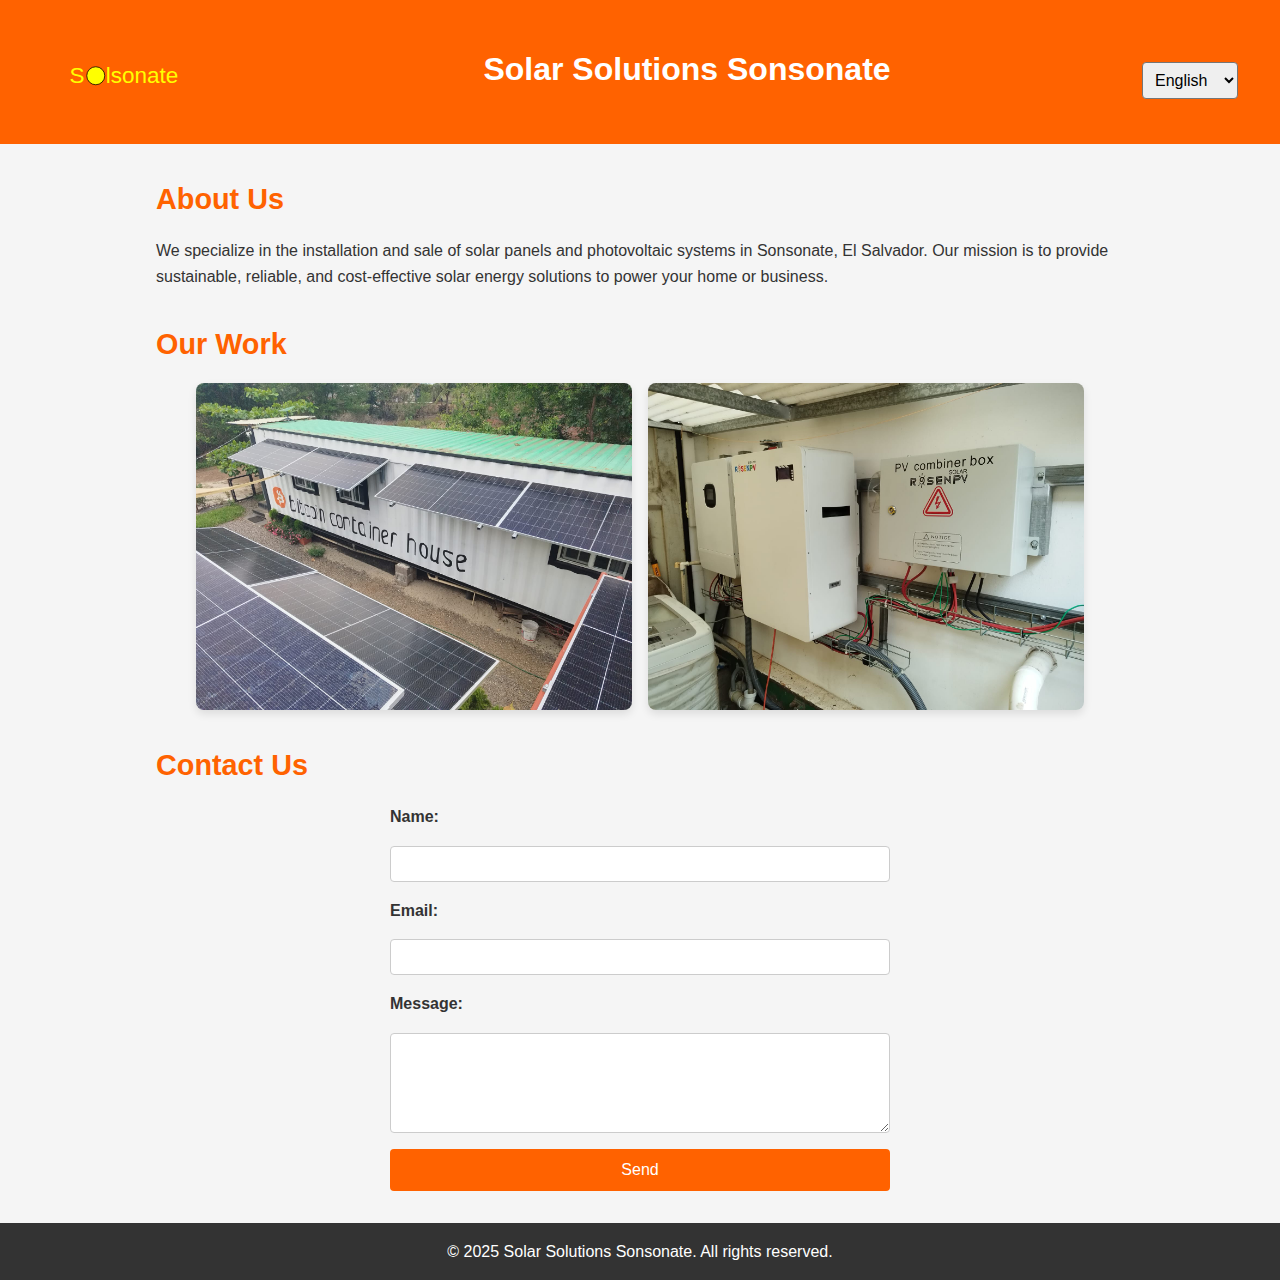
<file: index.html>
<!DOCTYPE html>
<html lang="en">
<head>
    <meta charset="UTF-8">
    <meta name="viewport" content="width=device-width, initial-scale=1.0">
    <title>Solar Solutions Sonsonate</title>
    <link rel="stylesheet" href="styles.css">
</head>
<body>
    <header>
        <div class="header-content">
            <svg class="logo" width="150" height="60" viewBox="0 0 200 50" xmlns="http://www.w3.org/2000/svg">
                <text x="10" y="40" font-family="Arial" font-size="30" fill="yellow">
                    <tspan>S</tspan>
                    <tspan dx="20" dy="0">lsonate</tspan>
                </text>
                <circle cx="45" cy="30" r="12" fill="yellow" stroke="black" stroke-width="1"/>
            </svg>
            <div class="text-content">
                <h1>Solar Solutions Sonsonate</h1>
                <p data-en="Your Trusted Partner for Solar Energy in El Salvador" data-es="Su socio de confianza para la energía solar en El Salvador"></p>
            </div>
            <select id="language-switcher" onchange="changeLanguage()">
               <option value="en">English</option>
                <option value="es">Español</option>
            </select>
        </div>
    </header>

    <section class="main-content">
        <div class="about" data-en="About Us" data-es="Sobre Nosotros">
            <h2 id="about-title"></h2>
            <p id="about-text" data-en="We specialize in the installation and sale of solar panels and photovoltaic systems in Sonsonate, El Salvador. Our mission is to provide sustainable, reliable, and cost-effective solar energy solutions to power your home or business." data-es="Nos especializamos en la instalación y venta de paneles solares y sistemas fotovoltaicos en Sonsonate, El Salvador. Nuestra misión es proporcionar soluciones de energía solar sostenibles, confiables y rentables para alimentar su hogar o negocio."></p>
        </div>

        <div class="images">
            <h2 id="work-title" data-en="Our Work" data-es="Nuestro Trabajo"></h2>
            <div class="image-gallery">
                <img src="solar_panel_installation.jpeg" alt="Solar Panel Installation">
                <img src="photovoltaic_system.jpeg" alt="Photovoltaic System">
            </div>
        </div>

        <div class="contact" data-en="Contact Us" data-es="Contáctenos">
    		<h2 id="contact-title"></h2>
    		<form id="contact-form" action="https://formspree.io/f/xnnzvnwa" method="POST">
        		<label for="name" data-en="Name:" data-es="Nombre:"></label>
        		<input type="text" id="name" name="name" required>
       			<label for="email" data-en="Email:" data-es="Correo:"></label>
        		<input type="email" id="email" name="email" required>
        		<label for="message" data-en="Message:" data-es="Mensaje:"></label>
        		<textarea id="message" name="message" required></textarea>
        		<button type="submit" data-en="Send" data-es="Enviar">Send</button>
    		</form>
	</div>
    </section>

    <footer>
        <p id="footer-text" data-en="&copy; 2025 Solar Solutions Sonsonate. All rights reserved." data-es="&copy; 2025 Solar Solutions Sonsonate. Todos los derechos reservados."></p>
    </footer>

    <script src="script.js"></script>
    <script>
        function changeLanguage() {
            const lang = document.getElementById('language-switcher').value;
            document.documentElement.lang = lang;

            // Update text based on language
            document.getElementById('about-title').textContent = document.querySelector('.about').getAttribute('data-' + lang);
            document.getElementById('about-text').textContent = document.getElementById('about-text').getAttribute('data-' + lang);
            document.getElementById('work-title').textContent = document.getElementById('work-title').getAttribute('data-' + lang);
            document.getElementById('contact-title').textContent = document.querySelector('.contact').getAttribute('data-' + lang);
            document.querySelector('form label[for="name"]').textContent = document.querySelector('label[for="name"]').getAttribute('data-' + lang);
            document.querySelector('form label[for="email"]').textContent = document.querySelector('label[for="email"]').getAttribute('data-' + lang);
            document.querySelector('form label[for="message"]').textContent = document.querySelector('label[for="message"]').getAttribute('data-' + lang);
            document.querySelector('form button').textContent = document.querySelector('button').getAttribute('data-' + lang);
            document.getElementById('footer-text').innerHTML = document.getElementById('footer-text').getAttribute('data-' + lang);
        }

        // Set initial language to English
        window.onload = function() {
            changeLanguage();
        };
    </script>
</body>
</html>
</file>
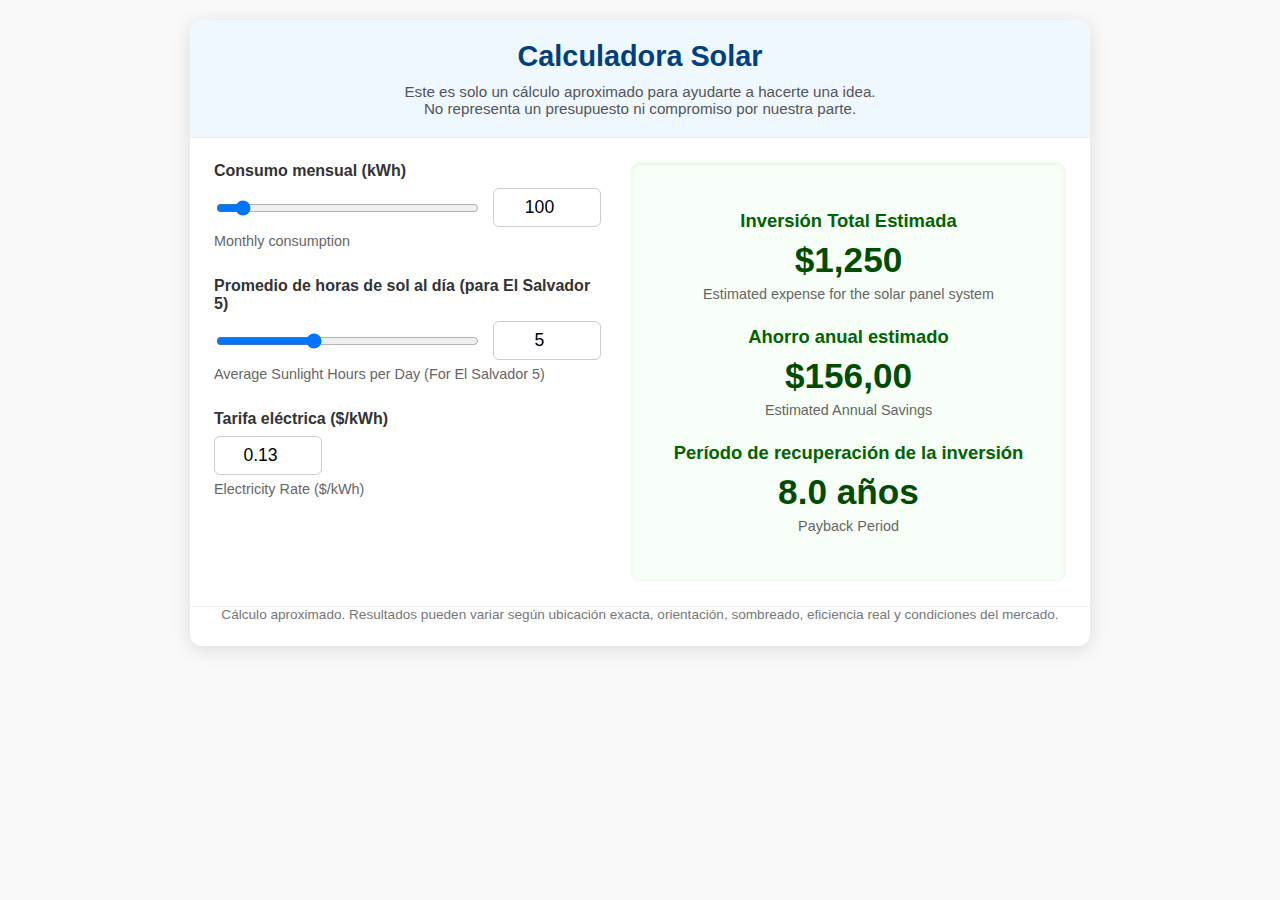
<file: Calculadora-solar.html>
<!DOCTYPE html>
<html lang="es">
<head>
  <meta charset="UTF-8" />
  <meta name="viewport" content="width=device-width, initial-scale=1.0"/>
  <title>Calculadora Solar</title>
  <style>
    body {
      font-family: Arial, sans-serif;
      background: #f9f9f9;
      margin: 0;
      padding: 20px;
    }
    .widget-container {
      max-width: 900px;
      margin: 0 auto;
      background: white;
      border-radius: 12px;
      box-shadow: 0 4px 20px rgba(0,0,0,0.12);
      overflow: hidden;
    }
    .header {
      background: #f0f8ff;
      padding: 20px;
      text-align: center;
      border-bottom: 1px solid #eee;
    }
    .header h2 { margin: 0; font-size: 1.8em; color: #004080; }
    .header p  { margin: 10px 0 0; color: #555; font-size: 0.95em; }

    .main-content {
      display: flex;
      flex-direction: row;
      justify-content: space-between;
      align-items: flex-start;
      /* keep panels side-by-side by default */
      flex-wrap: nowrap;
      gap: 30px;
      padding: 24px;
      overflow-x: auto;
    }

    .inputs-section {
      flex: 1 1 45%;
      /* give a sensible minimum so the two columns fit on laptops */
      min-width: 300px;
    }

    .results-section {
      flex: 1 1 45%;
      min-width: 300px;
      background: #f8fff8;
      border-radius: 10px;
      padding: 24px;
      box-shadow: inset 0 1px 6px rgba(0,100,0,0.08);
    }

    .field { margin-bottom: 28px; }
    .label {
      font-weight: bold;
      display: block;
      margin-bottom: 8px;
      color: #333;
    }
    .slider-row {
      display: flex;
      align-items: center;
      gap: 12px;
    }
    input[type="range"] { flex: 1; }
    .number-input {
      width: 90px;
      padding: 8px;
      font-size: 1.1em;
      text-align: center;
      border: 1px solid #ccc;
      border-radius: 6px;
    }

    .result-item {
      margin: 24px 0;
      text-align: center;
    }
    .result-item h3 {
      margin: 0 0 8px;
      font-size: 1.15em;
      color: #006400;
    }
    .result-value {
      font-size: 2.2em;
      font-weight: bold;
      color: #004d00;
    }
    .small {
      font-size: 0.9em;
      color: #666;
      margin-top: 6px;
    }

    .disclaimer {
      font-size: 0.85em;
      color: #777;
      text-align: center;
      padding: 0 20px 24px;
      border-top: 1px solid #eee;
    }

    /* only stack on very narrow viewports (phones) */
    @media (max-width: 600px) {
      .main-content { flex-direction: column; gap: 20px; padding: 16px; }
      .results-section { padding: 20px; }
    }
  </style>
</head>
<body>

<div class="widget-container">

  <div class="header">
    <h2>Calculadora Solar</h2>
    <p>Este es solo un cálculo aproximado para ayudarte a hacerte una idea.<br>No representa un presupuesto ni compromiso por nuestra parte.</p>
  </div>

  <div class="main-content">

    <!-- Colonna sinistra: Input -->
    <div class="inputs-section">

      <div class="field">
        <div class="label">Consumo mensual (kWh)</div>
        <div class="slider-row">
          <input type="range" id="consumo" min="10" max="1200" value="100" step="1">
          <input type="number" id="consumo_num" class="number-input" value="100" min="10" max="1200">
        </div>
        <div class="small">Monthly consumption</div>
      </div>

      <div class="field">
        <div class="label">Promedio de horas de sol al día (para El Salvador 5)</div>
        <div class="slider-row">
          <input type="range" id="horas_sol" min="1" max="12" value="5" step="0.1">
          <input type="number" id="horas_sol_num" class="number-input" value="5" min="1" max="12" step="0.1">
        </div>
        <div class="small">Average Sunlight Hours per Day (For El Salvador 5)</div>
      </div>

      <div class="field">
        <div class="label">Tarifa eléctrica ($/kWh)</div>
        <input type="number" id="tarifa" class="number-input" value="0.13" min="0.01" max="1" step="0.01">
        <div class="small">Electricity Rate ($/kWh)</div>
      </div>

    </div>

    <!-- Colonna destra: Risultati -->
    <div class="results-section">

      <div class="result-item">
        <h3>Inversión Total Estimada</h3>
        <div class="result-value" id="inversion">$1,250</div>
        <div class="small">Estimated expense for the solar panel system</div>
      </div>

      <div class="result-item">
        <h3>Ahorro anual estimado</h3>
        <div class="result-value" id="ahorro">$156</div>
        <div class="small">Estimated Annual Savings</div>
      </div>

      <div class="result-item">
        <h3>Período de recuperación de la inversión</h3>
        <div class="result-value" id="payback">8.0 años</div>
        <div class="small">Payback Period</div>
      </div>

    </div>

  </div>

  <div class="disclaimer">
    Cálculo aproximado. Resultados pueden variar según ubicación exacta, orientación, sombreado, eficiencia real y condiciones del mercado.
  </div>

</div>

<script>
// Sincronizzazione slider ↔ numero
const syncInputs = (rangeId, numId) => {
  const range = document.getElementById(rangeId);
  const num   = document.getElementById(numId);
  range.addEventListener('input', () => { num.value = range.value; calculate(); });
  num.addEventListener('input',   () => { 
    let val = parseFloat(num.value);
    if (!isNaN(val)) range.value = Math.max(range.min, Math.min(range.max, val)); 
    calculate(); 
  });
};

syncInputs('consumo',    'consumo_num');
syncInputs('horas_sol',  'horas_sol_num');

// Calcolo
function calculate() {
  let consumo   = parseFloat(document.getElementById('consumo').value)    || 100;
  let horas_sol = parseFloat(document.getElementById('horas_sol').value)  || 5;
  let tarifa    = parseFloat(document.getElementById('tarifa').value)     || 0.13;

  // Ahorro anual
  let ahorroAnual = Math.floor(consumo * 12 * tarifa * 100) / 100;

  // Potenza base
  let base = consumo / 30 / horas_sol / 0.7;
  let kw   = Math.floor(base);

  // Inversión con i tuoi IF
  let inversion = 0;
  if (consumo > 600) {
    inversion = kw * 300 + 2100 + 2200 + 2200 + 150;
  } else if (consumo > 200) {
    inversion = kw * 300 + 2100 + 2200 + 150;
  } else if (consumo > 150) {
    inversion = kw * 300 + 800 + 1100 + 150;
  } else if (consumo > 100) {
    inversion = kw * 300 + 800 + 600 + 150;
  } else {
    inversion = kw * 300 + 500 + 600 + 150;
  }

  // Payback
  let payback = (ahorroAnual > 0) ? (inversion / ahorroAnual).toFixed(1) : 0;

  // Update DOM
  document.getElementById('inversion').textContent = '$' + Math.round(inversion).toLocaleString();
  document.getElementById('ahorro').textContent    = '$' + ahorroAnual.toLocaleString('es', {minimumFractionDigits:2, maximumFractionDigits:2});
  document.getElementById('payback').textContent   = payback + ' años';
}

// Avvia e ascolta cambiamenti
calculate();
document.querySelectorAll('input').forEach(el => el.addEventListener('input', calculate));
</script>

</body>
</html>
</file>
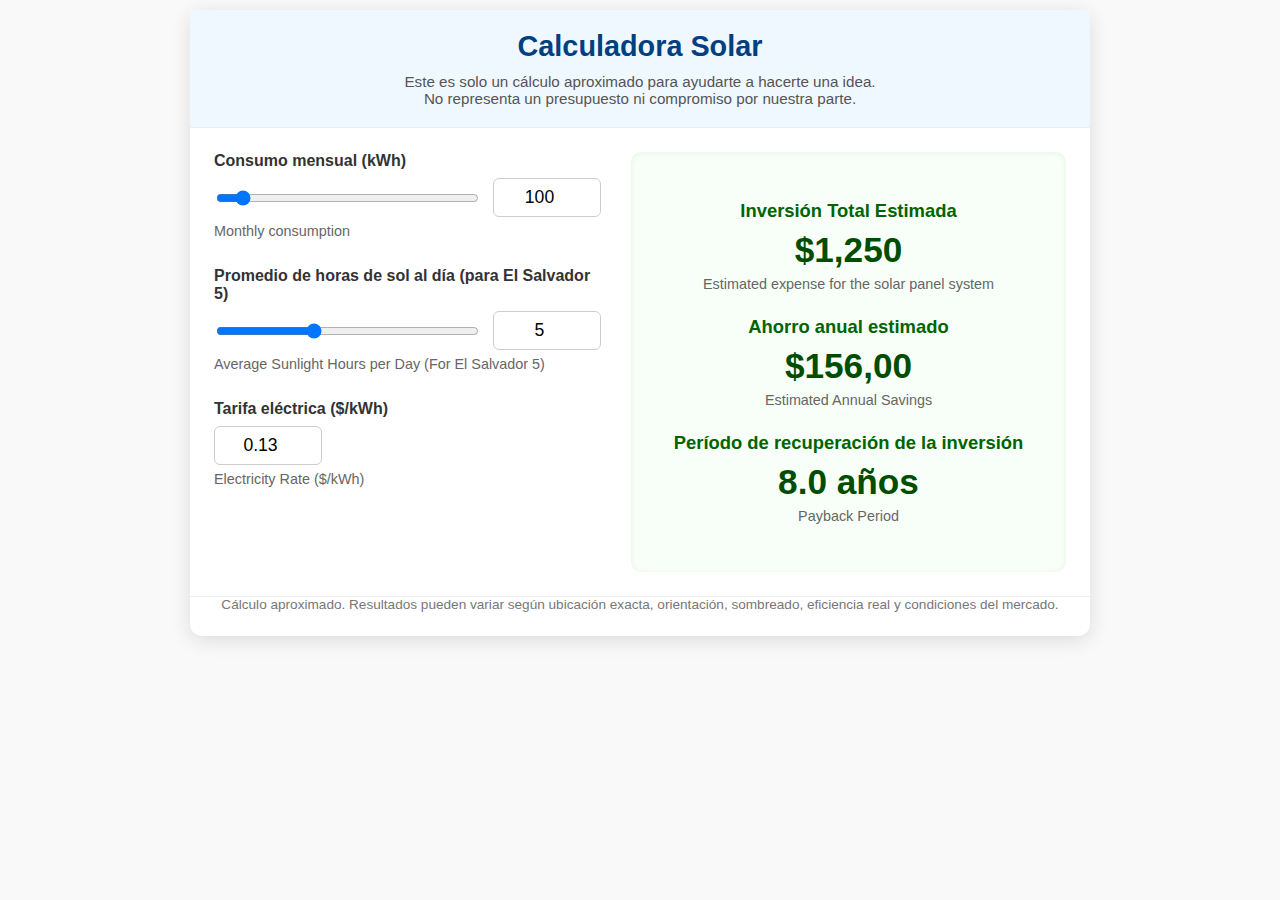
<file: calculadora-solar.html>
<!DOCTYPE html>
<html lang="es">
<head>
  <meta charset="UTF-8" />
  <meta name="viewport" content="width=device-width, initial-scale=1.0"/>
  <title>Calculadora Solar</title>
  <style>
    body {
      font-family: Arial, sans-serif;
      background: #f9f9f9;
      margin: 0;
      padding: 10px 0;
    }
    .widget-container {
  max-width: 900px;
  margin: 0 auto;
  background: white;
  border-radius: 12px;
  box-shadow: 0 4px 20px rgba(0,0,0,0.12);
  overflow: visible;           /* importante: no hidden/auto */
  /* rimuovi completamente max-height e overflow-y */
}
    .header {
      background: #f0f8ff;
      padding: 20px;
      text-align: center;
      border-bottom: 1px solid #eee;
    }
    .header h2 { margin: 0; font-size: 1.8em; color: #004080; }
    .header p  { margin: 10px 0 0; color: #555; font-size: 0.95em; }

    .main-content {
      display: flex;
      flex-direction: row;
      justify-content: space-between;
      align-items: flex-start;
      /* keep panels side-by-side by default */
      flex-wrap: nowrap;
      gap: 30px;
      padding: 24px;
      overflow-x: auto;
    }

    .inputs-section {
      flex: 1 1 45%;
      /* give a sensible minimum so the two columns fit on laptops */
      min-width: 300px;
    }

    .results-section {
      flex: 1 1 45%;
      min-width: 300px;
      background: #f8fff8;
      border-radius: 10px;
      padding: 24px;
      box-shadow: inset 0 1px 6px rgba(0,100,0,0.08);
    }

    .field { margin-bottom: 28px; }
    .label {
      font-weight: bold;
      display: block;
      margin-bottom: 8px;
      color: #333;
    }
    .slider-row {
      display: flex;
      align-items: center;
      gap: 12px;
    }
    input[type="range"] { flex: 1; }
    .number-input {
      width: 90px;
      padding: 8px;
      font-size: 1.1em;
      text-align: center;
      border: 1px solid #ccc;
      border-radius: 6px;
    }

    .result-item {
      margin: 24px 0;
      text-align: center;
    }
    .result-item h3 {
      margin: 0 0 8px;
      font-size: 1.15em;
      color: #006400;
    }
    .result-value {
      font-size: 2.2em;
      font-weight: bold;
      color: #004d00;
    }
    .small {
      font-size: 0.9em;
      color: #666;
      margin-top: 6px;
    }

    .disclaimer {
      font-size: 0.85em;
      color: #777;
      text-align: center;
      padding: 0 20px 24px;
      border-top: 1px solid #eee;
    }

    /* only stack on very narrow viewports (phones) */
    @media (max-width: 600px) {
      /* reduce outer padding to give more vertical room */
      body { padding: 10px 0; }

      /* stack inputs/results vertically */
      .main-content { flex-direction: column; gap: 16px; padding: 12px; }
      .results-section { padding: 16px; }

      /* allow container to shrink, avoid forcing extra height */
      .widget-container { width: 100%; max-width: 390px; margin: 0 auto; }
    }
  </style>
</head>
<body>

<div class="widget-container">

  <div class="header">
    <h2>Calculadora Solar</h2>
    <p>Este es solo un cálculo aproximado para ayudarte a hacerte una idea.<br>No representa un presupuesto ni compromiso por nuestra parte.</p>
  </div>

  <div class="main-content">

    <!-- Colonna sinistra: Input -->
    <div class="inputs-section">

      <div class="field">
        <div class="label">Consumo mensual (kWh)</div>
        <div class="slider-row">
          <input type="range" id="consumo" min="10" max="1200" value="100" step="1">
          <input type="number" id="consumo_num" class="number-input" value="100" min="10" max="1200">
        </div>
        <div class="small">Monthly consumption</div>
      </div>

      <div class="field">
        <div class="label">Promedio de horas de sol al día (para El Salvador 5)</div>
        <div class="slider-row">
          <input type="range" id="horas_sol" min="1" max="12" value="5" step="0.1">
          <input type="number" id="horas_sol_num" class="number-input" value="5" min="1" max="12" step="0.1">
        </div>
        <div class="small">Average Sunlight Hours per Day (For El Salvador 5)</div>
      </div>

      <div class="field">
        <div class="label">Tarifa eléctrica ($/kWh)</div>
        <input type="number" id="tarifa" class="number-input" value="0.13" min="0.01" max="1" step="0.01">
        <div class="small">Electricity Rate ($/kWh)</div>
      </div>

    </div>

    <!-- Colonna destra: Risultati -->
    <div class="results-section">

      <div class="result-item">
        <h3>Inversión Total Estimada</h3>
        <div class="result-value" id="inversion">$1,250</div>
        <div class="small">Estimated expense for the solar panel system</div>
      </div>

      <div class="result-item">
        <h3>Ahorro anual estimado</h3>
        <div class="result-value" id="ahorro">$156</div>
        <div class="small">Estimated Annual Savings</div>
      </div>

      <div class="result-item">
        <h3>Período de recuperación de la inversión</h3>
        <div class="result-value" id="payback">8.0 años</div>
        <div class="small">Payback Period</div>
      </div>

    </div>

  </div>

  <div class="disclaimer">
    Cálculo aproximado. Resultados pueden variar según ubicación exacta, orientación, sombreado, eficiencia real y condiciones del mercado.
  </div>

</div>

<script>
// Sincronizzazione slider ↔ numero
const syncInputs = (rangeId, numId) => {
  const range = document.getElementById(rangeId);
  const num   = document.getElementById(numId);
  range.addEventListener('input', () => { num.value = range.value; calculate(); });
  num.addEventListener('input',   () => { 
    let val = parseFloat(num.value);
    if (!isNaN(val)) range.value = Math.max(range.min, Math.min(range.max, val)); 
    calculate(); 
  });
};

syncInputs('consumo',    'consumo_num');
syncInputs('horas_sol',  'horas_sol_num');

// Calcolo
function calculate() {
  let consumo   = parseFloat(document.getElementById('consumo').value)    || 100;
  let horas_sol = parseFloat(document.getElementById('horas_sol').value)  || 5;
  let tarifa    = parseFloat(document.getElementById('tarifa').value)     || 0.13;

  // Ahorro anual
  let ahorroAnual = Math.floor(consumo * 12 * tarifa * 100) / 100;

  // Potenza base
  let base = consumo / 30 / horas_sol / 0.7;
  let kw   = Math.floor(base);

  // Inversión con i tuoi IF
  let inversion = 0;
  if (consumo > 600) {
    inversion = kw * 300 + 2100 + 2200 + 2200 + 150;
  } else if (consumo > 200) {
    inversion = kw * 300 + 2100 + 2200 + 150;
  } else if (consumo > 150) {
    inversion = kw * 300 + 800 + 1100 + 150;
  } else if (consumo > 100) {
    inversion = kw * 300 + 800 + 600 + 150;
  } else {
    inversion = kw * 300 + 500 + 600 + 150;
  }

  // Payback
  let payback = (ahorroAnual > 0) ? (inversion / ahorroAnual).toFixed(1) : 0;

  // Update DOM
  document.getElementById('inversion').textContent = '$' + Math.round(inversion).toLocaleString();
  document.getElementById('ahorro').textContent    = '$' + ahorroAnual.toLocaleString('es', {minimumFractionDigits:2, maximumFractionDigits:2});
  document.getElementById('payback').textContent   = payback + ' años';
}

// Avvia e ascolta cambiamenti
calculate();
document.querySelectorAll('input').forEach(el => el.addEventListener('input', calculate));
</script>

</body>
</html>
</file>
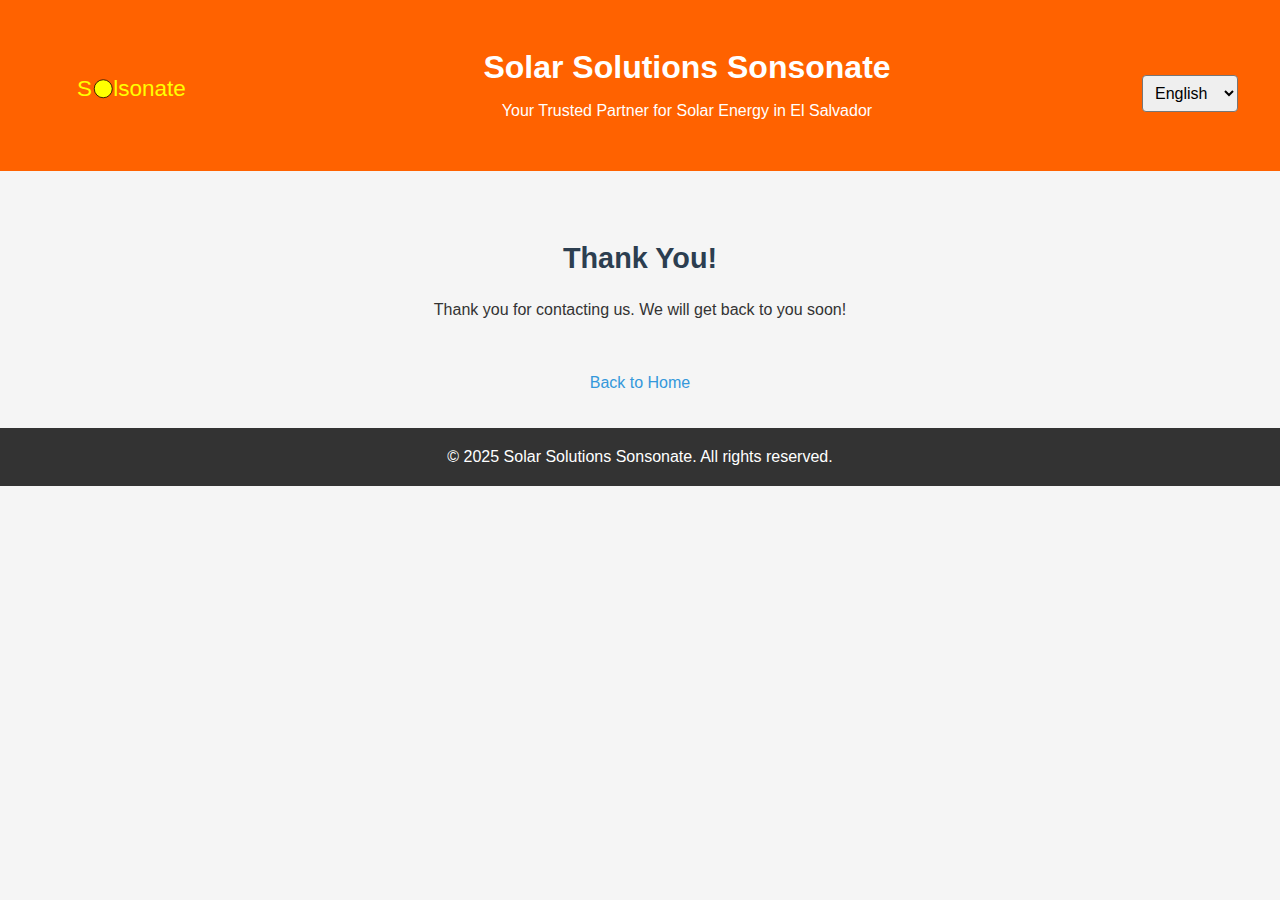
<file: index-thankyou.html>
<!DOCTYPE html>
<html lang="en">
<head>
    <meta charset="UTF-8">
    <meta name="viewport" content="width=device-width, initial-scale=1.0">
    <title>Thank You - Solar Solutions Sonsonate</title>
    <link rel="stylesheet" href="styles.css">
</head>
<body>
    <header>
        <div class="header-content">
            <svg class="logo" width="150" height="50" viewBox="0 0 200 50" xmlns="http://www.w3.org/2000/svg">
                <text x="20" y="40" font-family="Arial" font-size="30" fill="yellow">
                    <tspan>S</tspan>
                    <tspan dx="20" dy="0">lsonate</tspan>
                </text>
                <circle cx="55" cy="30" r="12" fill="yellow" stroke="black" stroke-width="1"/>
            </svg>
            <div class="text-content">
                <h1>Solar Solutions Sonsonate</h1>
                <p data-en="Your Trusted Partner for Solar Energy in El Salvador" data-es="Su socio de confianza para la energía solar en El Salvador"></p>
            </div>
            <select id="language-switcher" onchange="changeLanguage()">
                <option value="en">English</option>
                <option value="es">Español</option>
            </select>
        </div>
    </header>

    <section class="main-content">
        <div class="thank-you" data-en="Thank You!" data-es="¡Gracias!">
            <h2 id="thank-you-title"></h2>
            <p id="thank-you-text" data-en="Thank you for contacting us. We will get back to you soon!" data-es="Gracias por contactarnos. ¡Nos pondremos en contacto con usted pronto!"></p>
        </div>
        <a href="/" data-en="Back to Home" data-es="Volver a Inicio">Back to Home</a>
    </section>

    <footer>
        <p id="footer-text" data-en="&copy; 2025 Solar Solutions Sonsonate. All rights reserved." data-es="&copy; 2025 Solar Solutions Sonsonate. Todos los derechos reservados."></p>
    </footer>

    <script src="script.js"></script>
    <script>
        function changeLanguage() {
            const lang = document.getElementById('language-switcher').value;
            document.documentElement.lang = lang;

            document.querySelector('header p').textContent = document.querySelector('header p').getAttribute('data-' + lang);
            document.getElementById('thank-you-title').textContent = document.querySelector('.thank-you').getAttribute('data-' + lang);
            document.getElementById('thank-you-text').textContent = document.getElementById('thank-you-text').getAttribute('data-' + lang);
            document.querySelector('a').textContent = document.querySelector('a').getAttribute('data-' + lang);
            document.getElementById('footer-text').innerHTML = document.getElementById('footer-text').getAttribute('data-' + lang);
        }

        window.onload = function() {
            changeLanguage();
        };
    </script>
</body>
</html>
</file>
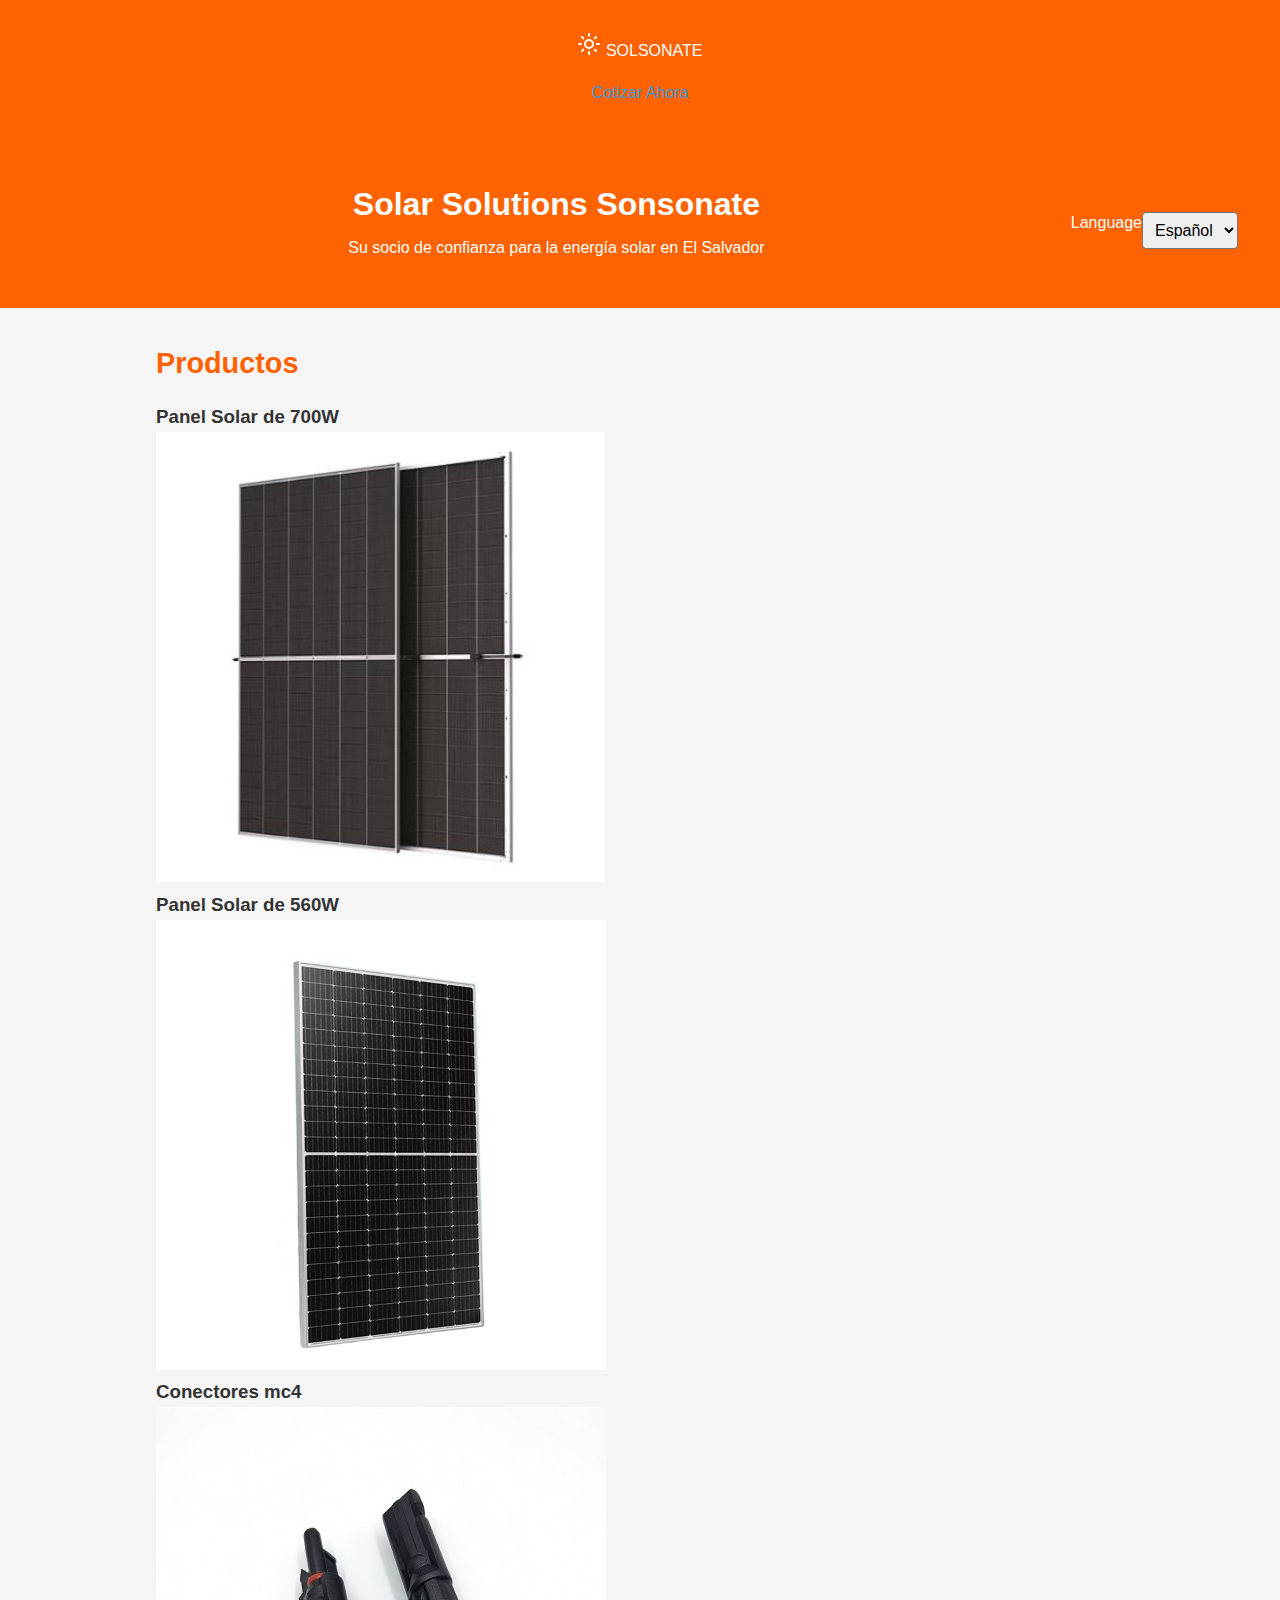
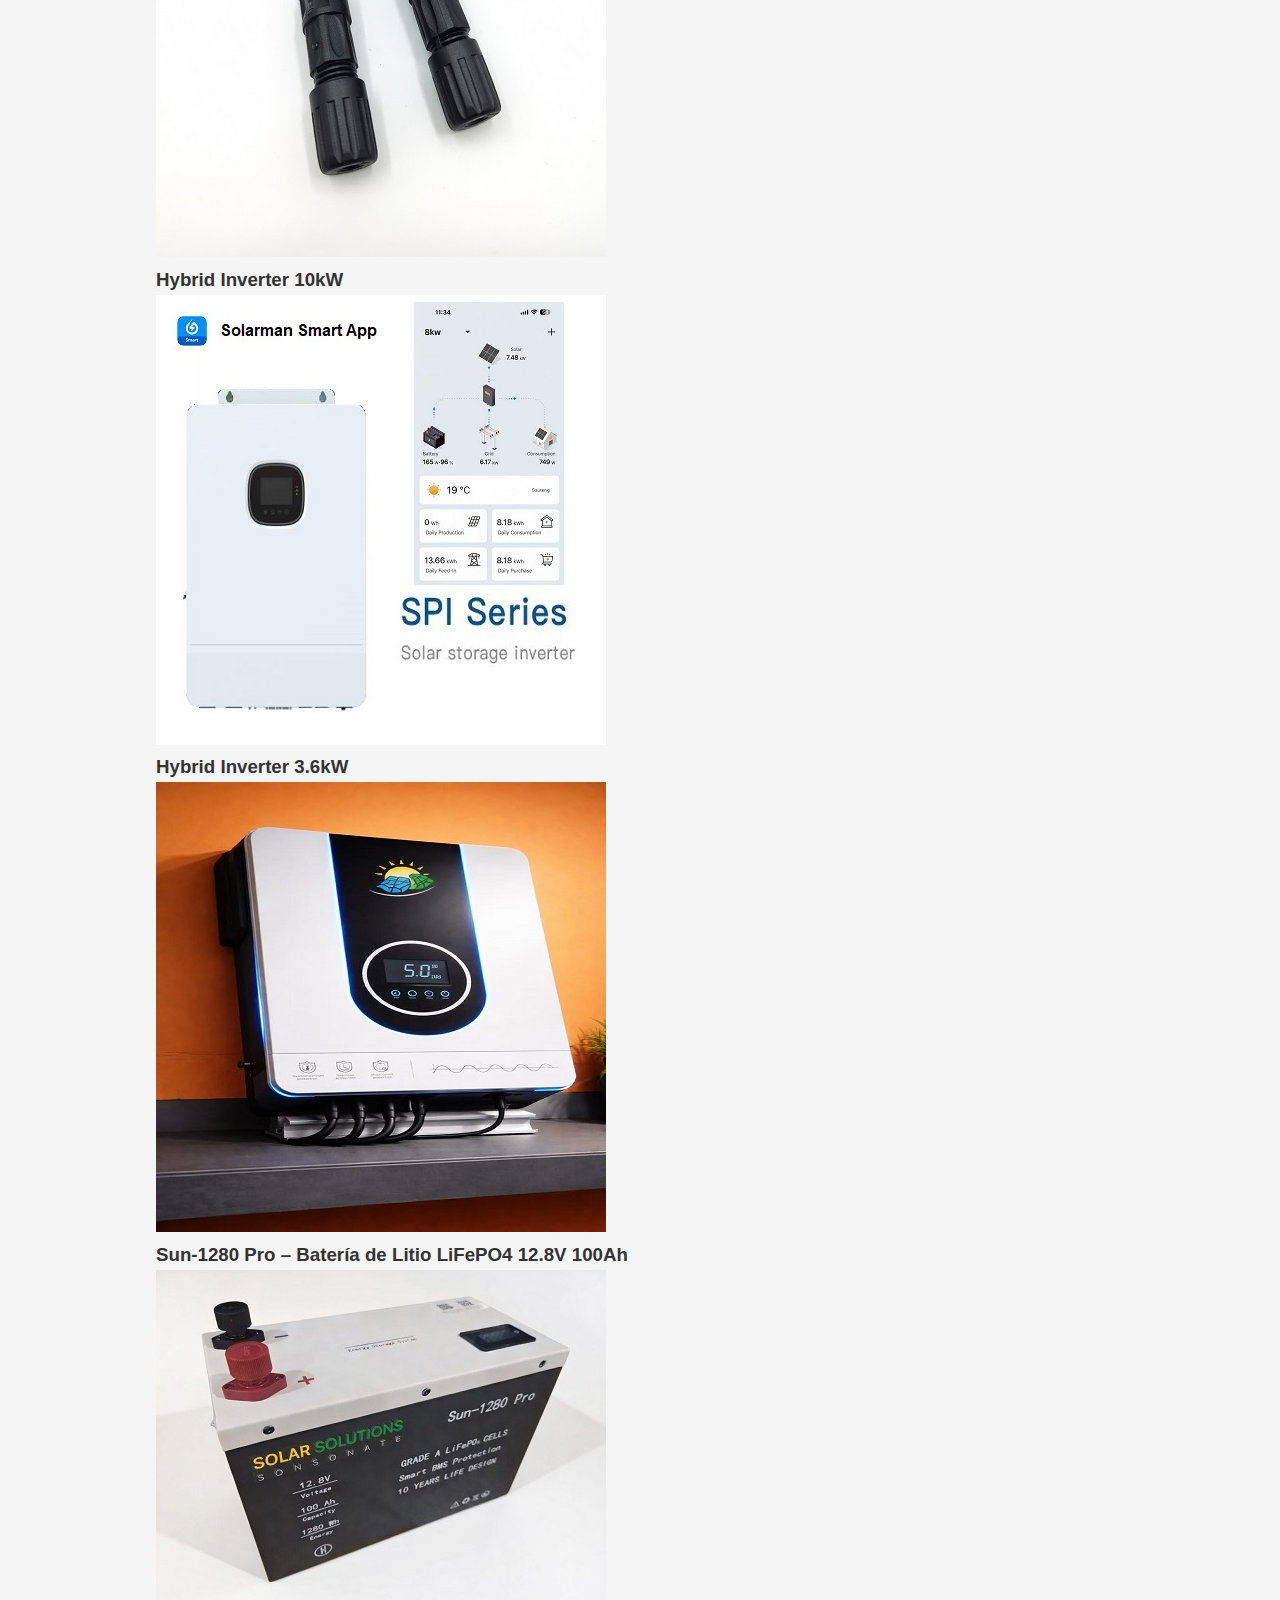
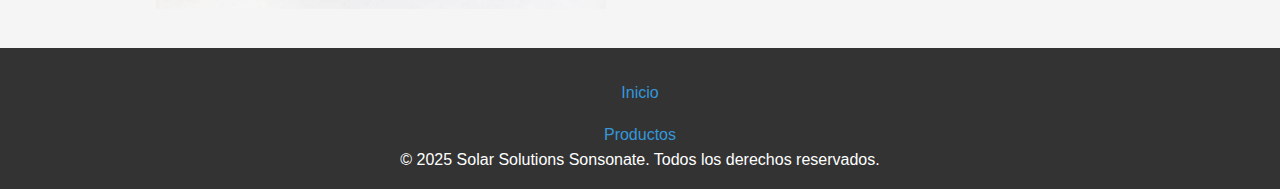
<file: products.html>
<!DOCTYPE html>
<html lang="es">
<head>
    <meta charset="UTF-8">
    <meta name="viewport" content="width=device-width, initial-scale=1.0, maximum-scale=1.0, user-scalable=no">
    <title>Productos - Solar Solutions Sonsonate</title>
    <link rel="icon" type="image/png" href="favicon.png">
    <link rel="stylesheet" href="https://fonts.googleapis.com/css?family=Montserrat:100,100i,200,200i,300,300i,400,400i,500,500i,600,600i,700,700i,800,800i,900,900i&display=swap" media="all" onload="this.media='all'">
    <link rel="stylesheet" href="styles.css">
</head>
<body>
    <!-- MAIN HEADER: logo + CTA (sticky) -->
    <header class="sticky top-0 z-50 bg-white/95 backdrop-blur-sm shadow-md transition-all duration-300">
        <div class="max-w-7xl mx-auto px-4 sm:px-6 lg:px-8">
            <div class="flex justify-between items-center h-20">
                <!-- Logo -->
                <div class="flex-shrink-0 flex items-center gap-2 group">
                    <svg xmlns="http://www.w3.org/2000/svg" width="24" height="24" viewBox="0 0 24 24" fill="none" stroke="currentColor" stroke-width="2" stroke-linecap="round" stroke-linejoin="round" data-lucide="sun" aria-hidden="true" class="lucide lucide-sun h-8 w-8 text-primary transition-transform duration-500"><circle cx="12" cy="12" r="4"></circle><path d="M12 2v2"></path><path d="M12 20v2"></path><path d="m4.93 4.93 1.41 1.41"></path><path d="m17.66 17.66 1.41 1.41"></path><path d="M2 12h2"></path><path d="M20 12h2"></path><path d="m6.34 17.66-1.41 1.41"></path><path d="m19.07 4.93-1.41 1.41"></path></svg>
                    <span class="font-sans font-bold text-xl text-gray-800 tracking-tight">SOLSONATE</span>
                </div>
                <!-- CTA Button -->
                <div class="flex">
                    <a href="index.html#contact" class="bg-primary text-white px-5 py-2.5 rounded-full text-sm font-medium hover:bg-orange-600 transition-all shadow-lg shadow-orange-500/30 hover:shadow-orange-500/50 transform hover:-translate-y-0.5" data-en="Get a Quote" data-es="Cotizar Ahora">
                        Cotizar Ahora
                    </a>
                </div>
            </div>
        </div>
    </header>

    <!-- SECONDARY HEADER: title, description and language switcher (separate) -->
    <header class="secondary-header">
        <div class="max-w-7xl mx-auto px-4 sm:px-6 lg:px-8">
            <div class="header-content">
                <div class="text-content">
                    <h1>Solar Solutions Sonsonate</h1>
                    <p id="header-desc" data-en="Your Trusted Partner for Solar Energy in El Salvador" data-es="Su socio de confianza para la energía solar en El Salvador">Su socio de confianza para la energía solar en El Salvador</p>
                </div>
                <label for="language-switcher" class="visually-hidden">Language</label>
                <select id="language-switcher" onchange="changeLanguage()">
                    <option value="es" selected="">Español</option>
                    <option value="en">English</option>
                </select>
            </div>
        </div>
    </header>

<section class="main-content">
        <h2 data-en="Products" data-es="Productos" id="products-title">Productos</h2>
        <div class="products">
            <!-- Product 1 -->
            <article class="product-item placeholder" role="button" tabindex="0" aria-expanded="false">
                <h3 data-en="700W Solar Panel" data-es="Panel Solar de 700W">Panel Solar de 700W</h3>
                <img src="700WSolar_panel.jpeg" alt="700W Solar Panel RS-132HC Series M" class="product-image" style="max-width:100%;height:auto;">
                <div class="product-desc" aria-hidden="true"
                     data-en="🌞 700W Solar Panel - RS-132HC Series M 🌞<br>
                            Discover the <strong>RS-132HC Series M solar panel</strong>, a marvel of advanced technology that maximizes your solar energy. Equipped with innovative <strong>PERC half-cell technology</strong>, <br>
                            this panel delivers <strong>exceptional performance</strong> with a <strong>maximum power output of 700W</strong> and an <strong>efficiency of up to 22.5%</strong>. <br>
                            Designed to optimize energy generation, it’s the perfect choice for those seeking quality and savings.<br>
                            <strong>✨ Key Features:</strong><br>
                        ⚡ <strong>Maximum Power Output</strong>: Up to <strong>700W</strong> for limitless energy!<br>
                        📈 <strong>Superior Efficiency</strong>: Up to <strong>22.5%</strong> to capture every ray of sunlight.<br>
                        🔧 <strong>Positive Power Tolerance</strong>: 0 ~ +5W, ensuring optimal performance.<br>
                        💰 <strong>Guaranteed Savings</strong>:<br>
                        &nbsp;&nbsp;&nbsp;- Up to <strong>3.5%</strong> reduction in <strong>LCOE</strong>.<br>
                        &nbsp;&nbsp;&nbsp;- System costs up to <strong>5.7%</strong> lower.<br>
                        🛡️ <strong>Enhanced Reliability</strong>:<br>
                        &nbsp;&nbsp;&nbsp;- <strong>40°C</strong> lower hot spot temperature.<br>
                        &nbsp;&nbsp;&nbsp;- Resistance to <strong>snow loads up to 5400 Pa</strong> and <strong>wind loads up to 2400 Pa</strong>.<br>
                        &nbsp;&nbsp;&nbsp;- Reduced impact of <strong>micro-cracks</strong> for greater durability.<br>
                        <br>
                        <strong>🛠️ Warranty:</strong><br>
                        - <strong>12 years</strong> on materials and workmanship.<br>
                        - <strong>25 years</strong> linear power performance warranty.<br>
                        <br>
                        <strong>📏 Technical Specifications:</strong><br>
                        🔋 <strong>Solar Cells</strong>: Monocrystalline, <strong>132 cells</strong>.<br>
                        📐 <strong>Dimensions</strong>: 2385 × 1303 × 35 mm.<br>
                        ⚖️ <strong>Weight</strong>: 34.4 kg.<br>
                        🏗️ <strong>Materials</strong>: Tempered glass, EVA/POE, anodized aluminum frame.<br>
                        🔌 <strong>Connectors</strong>: T4 Series or MC4-EVO2.<br>
                        <br>
                        <strong>✅ Certifications:</strong><br>
                        - IEC61215, IEC61730, IEC61701, IEC62716.<br>
                        - ISO 9001, ISO 14001, ISO 45001.<br>
                        <br>
                        🌍 <strong>Choose the energy of the future with the RS-132HC Series M: powerful, reliable, and sustainable!</strong> 🌍<br><br>
                        <p class='desc-action'><a href='index.html#contact' class='contact-btn' aria-label='Go to contact' data-en='Go to contact' data-es='Ir a contacto'>Go to contact</a></p>"
                        data-es="🌞 Panel Solar de 700W - RS-132HC Series M 🌞<br>
                        Descubre el <strong>panel solar RS-132HC Series M</strong>, un prodigio de tecnología avanzada que maximiza tu energía solar. Equipado con la innovadora <strong>tecnología PERC de media celda</strong>, <br>
                        este panel ofrece un <strong>rendimiento excepcional</strong> con una <strong>potencia máxima de 700W</strong> y una <strong>eficiencia de hasta el 22,5%</strong>. <br>
                        Diseñado para optimizar la generación de energía, es la elección perfecta para quienes buscan calidad y ahorro.<br>
                        <strong>✨ Características Principales:</strong><br>
                        ⚡ <strong>Potencia Máxima</strong>: ¡Hasta <strong>700W</strong> para una energía sin límites!<br>
                        📈 <strong>Eficiencia Superior</strong>: Hasta <strong>22,5%</strong> para aprovechar cada rayo de sol.<br>
                        🔧 <strong>Tolerancia Positiva</strong>: 0 ~ +5W, garantizando un rendimiento óptimo.<br>
                        💰 <strong>Ahorro Garantizado</strong>:<br>
                        &nbsp;&nbsp;&nbsp;- Reducción de hasta el <strong>3,5%</strong> en el <strong>LCOE</strong>.<br>
                        &nbsp;&nbsp;&nbsp;- Costos del sistema hasta un <strong>5,7%</strong> más bajos.<br>
                        🛡️ <strong>Máxima Fiabilidad</strong>:<br>
                        &nbsp;&nbsp;&nbsp;- Reducción de <strong>40°C</strong> en la temperatura de puntos calientes.<br>
                        &nbsp;&nbsp;&nbsp;- Resistencia a <strong>cargas de nieve hasta 5400 Pa</strong> y <strong>viento hasta 2400 Pa</strong>.<br>
                        &nbsp;&nbsp;&nbsp;- Menor impacto de <strong>microgrietas</strong> para una mayor durabilidad.<br>
                        <br>
                        <strong>🛠️ Garantía:</strong><br>
                        - <strong>12 años</strong> en materiales y mano de obra.<br>
                        - <strong>25 años</strong> de garantía de rendimiento lineal.<br>
                        <br>
                        <strong>📏 Especificaciones Técnicas:</strong><br>
                    🔋 <strong>Celdas Solares</strong>: Monocristalinas, <strong>132 celdas</strong>.<br>
                    📐 <strong>Dimensiones</strong>: 2385 × 1303 × 35 mm.<br>
                    ⚖️ <strong>Peso</strong>: 34,4 kg.<br>
                    🏗️ <strong>Materiales</strong>: Vidrio templado, EVA/POE, marco de aluminio anodizado.<br>
                    🔌 <strong>Conectores</strong>: Serie T4 o MC4-EVO2.<br>
                    <br>
                    <strong>✅ Certificaciones:</strong><br>
                    - IEC61215, IEC61730, IEC61701, IEC62716.<br>
                    - ISO 9001, ISO 14001, ISO 45001.<br>
                    <br>
                    🌍 <strong>¡Elige la energía del futuro con el RS-132HC Series M: potente, fiable y sostenible!</strong> 🌍<br><br>
                    <p class='desc-action'><a href='index.html#contact' class='contact-btn' aria-label='Ir a contacto' data-en='Go to contact' data-es='Ir a contacto'>Ir a contacto</a></p">
                </div>
            </article>

            <!-- Product 2 -->
             <article class="product-item placeholder" role="button" tabindex="0" aria-expanded="false">
                <h3 data-en="560W Solar Panel" data-es="Panel Solar de 560W">Panel Solar de 560W</h3>
                <img src="Solarpanel560w.jpg" alt="Panel Solar Monocristalino 560W" class="product-image" style="max-width:100%;height:auto;">
    
                <div class="product-desc" aria-hidden="true"
                data-en="Monocrystalline solar panel of 560W designed for high performance and maximum energy capture. Ideal for residential, commercial and off-grid installations that require reliability and durability.<br><br>
                  <strong>Main features:</strong><br>
                  - Maximum power output: 560 W<br>
                  - High-efficiency monocrystalline cells<br>
                  - Wide operating temperature range<br>
                  - High system voltage capacity (1500 V)<br><br>
                  
                  <strong>Performance:</strong><br>
                  - >90% after 10 years<br>
                  - >80% after 20 years<br><br>
                  
                  <strong>Technical Specifications (STC: 1000 W/m², AM 1.5, 25 °C)</strong><br><br>
                  
                  <table border='1' cellpadding='8' cellspacing='0' style='border-collapse: collapse; width: 100%; max-width: 600px;'>
                    <tr style='background:#f5f5f5;'>
                      <th>Parameter</th>
                      <th>Value</th>
                    </tr>
                    <tr><td>Maximum Power (Pmax)</td><td>560 W</td></tr>
                    <tr><td>Maximum Power Voltage (Vmp)</td><td>42.5 V</td></tr>
                    <tr><td>Maximum Power Current (Imp)</td><td>13.18 A</td></tr>
                    <tr><td>Open Circuit Voltage (Voc)</td><td>52.27 V</td></tr>
                    <tr><td>Short Circuit Current (Isc)</td><td>14.10 A</td></tr>
                    <tr><td>Maximum System Voltage</td><td>1500 V</td></tr>
                    <tr><td>Maximum Series Fuse Rating</td><td>20 A</td></tr>
                    <tr><td>Operating Temperature Range</td><td>-40 °C to +85 °C</td></tr>
                    <tr><td>Application Class</td><td>Class A</td></tr>
                  </table><br>
                  
                  <strong>Additional information:</strong><br>
                  - Type: Monocrystalline<br>
                  - Certifications: CE, ISO, TUV, SGS<br>
                  - Country of origin: China<br><br>
                  
                  Reliable and sustainable solar energy solution.<br><br>
                  <p class='desc-action'><a href='index.html#contact' class='contact-btn' aria-label='Go to contact' data-en='Go to contact' data-es='Ir a contacto'>Go to contact</a></p>"
         
                data-es="Panel solar monocristalino de 560 W diseñado para alto rendimiento y máxima captación de energía. Ideal para instalaciones residenciales, comerciales y fuera de red que requieren fiabilidad y durabilidad.<br><br>
                  <strong>Características principales:</strong><br>
                  - Potencia máxima: 560 W<br>
                  - Celdas monocristalinas de alta eficiencia<br>
                  - Amplio rango de temperatura de operación<br>
                  - Alta capacidad de voltaje del sistema (1500 V)<br><br>
                  
                  <strong>Rendimiento garantizado:</strong><br>
                  - >90% después de 10 años<br>
                  - >80% después de 20 años<br><br>
                  
                  <strong>Especificaciones técnicas (STC: 1000 W/m², AM 1.5, 25 °C)</strong><br><br>
                  
                  <table border='1' cellpadding='8' cellspacing='0' style='border-collapse: collapse; width: 100%; max-width: 600px;'>
                    <tr style='background:#f5f5f5;'>
                      <th>Parámetro</th>
                      <th>Valor</th>
                    </tr>
                    <tr><td>Potencia máxima (Pmax)</td><td>560 W</td></tr>
                    <tr><td>Voltaje en punto de máxima potencia (Vmp)</td><td>42.5 V</td></tr>
                    <tr><td>Corriente en punto de máxima potencia (Imp)</td><td>13.18 A</td></tr>
                    <tr><td>Voltaje de circuito abierto (Voc)</td><td>52.27 V</td></tr>
                    <tr><td>Corriente de cortocircuito (Isc)</td><td>14.10 A</td></tr>
                    <tr><td>Voltaje máximo del sistema</td><td>1500 V</td></tr>
                    <tr><td>Fusible máximo en serie</td><td>20 A</td></tr>
                    <tr><td>Rango de temperatura de operación</td><td>-40 °C a +85 °C</td></tr>
                    <tr><td>Clase de aplicación</td><td>Clase A</td></tr>
                  </table><br>
                  
                  <strong>Información adicional:</strong><br>
                  - Tipo: Monocristalino<br>
                  - Certificaciones: CE, ISO, TUV, SGS<br>
                  - País de origen: China<br><br>
                  
                  Solución de energía solar fiable y sostenible.<br><br>
                  <p class='desc-action'><a href='index.html#contact' class='contact-btn' aria-label='Ir a contacto' data-en='Go to contact' data-es='Ir a contacto'>Ir a contacto</a></p>">
                </div>
            </article>

            <!-- Product 3 -->
             <article class="product-item placeholder" role="button" tabindex="0" aria-expanded="false">
                <h3 data-en="Set Conector MC4 1500Vdc" data-es="MC4 1500Vdc connector set">Conectores mc4</h3>
                <img src="mc4.jpg" alt="Conectores mc4 de 1500Vdc" class="product-image" style="max-width:100%;height:auto;">

                <div class="product-desc" aria-hidden="true"
                data-en="Bag of 5 units of mc4 connectors 1500Vdc<br><br>
                  <strong>Additional information:</strong><br>
                  - Brand: Temper Energy International<br>
                  - Certifications: CE, TUV<br>
                  - Country of origin: Spain<br><br>
                  
                  Reliable and sustainable solar energy solution.<br><br>
                  <p class='desc-action'><a href='index.html#contact' class='contact-btn' aria-label='Go to contact' data-en='Go to contact' data-es='Ir a contacto'>Go to contact</a></p>"
         
                data-es="Bolsa de 5 unidades de conectores mc4 de 1500Vdc<br><br>
                  <strong>Información adicional:</strong><br>
                  - Marca: Temper Energy International<br>
                  - Certificaciones: CE, TUV<br>
                  - País de origen: España<br><br>
                  
                  Solución de energía solar fiable y sostenible.<br><br>
                  <p class='desc-action'><a href='index.html#contact' class='contact-btn' aria-label='Ir a contacto' data-en='Go to contact' data-es='Ir a contacto'>Ir a contacto</a></p>">
                </div>
            </article>
            
            <!-- Product 4 -->
            <article class="product-item placeholder" role="button" tabindex="0" aria-expanded="false">
                <h3 data-en="Hybrid Inverter 10kW" data-es="Inversor híbrido 10kW">Hybrid Inverter 10kW</h3>
                <img src="Solar_Inverter_10kW.jpeg" alt="Hybrid Inverter SPI-10K-UP" class="product-image" style="max-width:100%;height:auto;">
                <div class="product-desc" aria-hidden="true"
                    data-en=" Inverter SPI Series: Power, Efficiency, and Versatility! <br>
                    Discover the <strong>SPI Series inverters</strong>, engineered with cutting-edge technology to deliver <strong>unmatched performance</strong> for your energy needs. <br>
                    Perfect for a wide range of applications, these inverters combine efficiency, safety, and smart features in a sleek, user-friendly design.<br>
                    <strong> Key Features:</strong><br>
                     <strong>Superior Efficiency</strong>: Advanced MPPT technology with up to <strong>99.9% efficiency</strong> and <strong>22+22A PV input current</strong>.<br>
                     <strong>Comprehensive Safety</strong>: Robust protection from hardware to software, backed by <strong>multiple safety certifications</strong>.<br>
                     <strong>All-in-One Solution</strong>: Supports up to <strong>200A charging current</strong> and <strong>Li-ion battery BMS communication</strong> for seamless integration.<br>
                     <strong>Reliable Performance</strong>: Delivers high-quality <strong>pure sine wave AC power</strong>; supports up to <strong>6 units in parallel</strong>.<br>
                     <strong>User-Friendly Design</strong>: Modern industrial look, <strong>easy to install and operate</strong>.<br>
                     <strong>Intelligent Features</strong>: Exclusive <strong>Li-ion BMS dual activation</strong> and <strong>time-slot function</strong> for cost savings.<br>
                    <br>
                    <strong> Application Scenarios:</strong><br>
                    Ideal for <strong>House, Farm, Telecom, Countryside, Island, Pasture</strong>.<br>
                    <br>
                    <strong> Models Available:</strong><br>
                    - <strong>SPI-10K-UP</strong>: 10,000W rated power, 20,000W peak power.<br>
                    <br>
                    <strong> Battery Specifications:</strong><br>
                    - Types: <strong>Li-ion, Lead-acid, User-defined</strong>.<br>
                    - Rated Voltage: <strong>48Vdc</strong>.<br>
                    - Max. MPPT Charging Current: <strong>200A (SPI-10K-UP)</strong>, <strong>180A (SPI-8K-UP)</strong>.<br>
                    <br>
                    <strong> PV Input:</strong><br>
                    - <strong>2 MPPT trackers</strong>.<br>
                    - Max. PV Array Power: <strong>5,500W+5,500W</strong>.<br>
                    - Max. Input Current: <strong>22A+22A</strong>.<br>
                    <br>
                    <strong> General Specifications:</strong><br>
                    - Dimensions: <strong>620×445×130 mm</strong>.<br>
                    - Weight: <strong>27kg</strong>.<br>
                    - Protection Degree: <strong>IP20 (indoor only)</strong>.<br>
                    - Operating Temperature: <strong>-10~55℃</strong>.<br>
                    - Warranty: <strong>36 months</strong>.<br>
                    <br>
                    <strong> Communication:</strong><br>
                    - Interfaces: <strong>RS485, CAN, USB, Dry contact</strong>.<br>
                    - Optional: <strong>Wi-Fi/GPRS modules</strong>.<br>
                    <br>
                    <strong> Certifications:</strong><br>
                    - <strong>IEC62109-1, IEC62109-2, UL1741</strong>.<br>
                    - EMC: <strong>EN61000-6-1, EN61000-6-3, FCC 15 Class B</strong>.<br>
                    - <strong>RoHS compliant</strong>.<br>
                    <br>
                     <strong>Power your future with the SPI Series: efficient, reliable, and smart!</strong> <br><br>
                    <p class='desc-action'><a href='index.html#contact' class='contact-btn' aria-label='Go to contact' data-en='Go to contact' data-es='Ir a contacto'>Go to contact</a></p>"
                    
                    data-es=" Inversores Serie SPI: ¡Potencia, Eficiencia y Versatilidad! <br>
                    Descubre los <strong>inversores Serie SPI</strong>, diseñados con tecnología de vanguardia para ofrecer un <strong>rendimiento inigualable</strong> en tus necesidades energéticas. <br>
                    Perfectos para una amplia gama de aplicaciones, estos inversores combinan eficiencia, seguridad y funciones inteligentes en un diseño elegante y fácil de usar.<br>
                    <strong> Características Principales:</strong><br>
                     <strong>Eficiencia Superior</strong>: Tecnología MPPT avanzada con hasta <strong>99,9% de eficiencia</strong> y <strong>corriente de entrada PV de 22+22A</strong>.<br>
                     <strong>Seguridad Integral</strong>: Protección robusta desde hardware hasta software, respaldada por <strong>múltiples certificaciones de seguridad</strong>.<br>
                     <strong>Solución Todo en Uno</strong>: Soporta hasta <strong>200A de corriente de carga</strong> y <strong>comunicación BMS de baterías de Li-ion</strong> para una integración perfecta.<br>
                     <strong>Rendimiento Fiable</strong>: Proporciona energía AC de <strong>onda sinusoidal pura de alta calidad</strong>; soporta hasta <strong>6 unidades en paralelo</strong>.<br>
                     <strong>Diseño Amigable</strong>: Estética industrial moderna, <strong>fácil de instalar y operar</strong>.<br>
                     <strong>Funciones Inteligentes</strong>: <strong>Activación dual exclusiva de BMS de Li-ion</strong> y <strong>función de franjas horarias</strong> para ahorrar costos.<br>
                    <br>
                    <strong> Escenarios de Aplicación:</strong><br>
                    Ideal para <strong>Casa, Granja, Telecomunicaciones, Campo, Isla, Pasto</strong>.<br>
                    <br>
                    <strong> Modelos Disponibles:</strong><br>
                    - <strong>SPI-10K-UP</strong>: 10,000W de potencia nominal, 20,000W de potencia máxima.<br>
                    <br>
                    <strong> Especificaciones de Batería:</strong><br>
                    - Tipos: <strong>Li-ion, Plomo-ácido, Definido por el usuario</strong>.<br>
                    - Voltaje Nominal: <strong>48Vdc</strong>.<br>
                    - Corriente Máxima de Carga MPPT: <strong>200A (SPI-10K-UP)</strong>, <strong>180A (SPI-8K-UP)</strong>.<br>
                    <br>
                    <strong> Entrada PV:</strong><br>
                    - <strong>2 rastreadores MPPT</strong>.<br>
                    - Potencia Máxima del Arreglo PV: <strong>5,500W+5,500W</strong>.<br>
                    - Corriente Máxima de Entrada: <strong>22A+22A</strong>.<br>
                    <br>
                    <strong> Especificaciones Generales:</strong><br>
                    - Dimensiones: <strong>620×445×130 mm</strong>.<br>
                    - Peso: <strong>27kg</strong>.<br>
                    - Grado de Protección: <strong>IP20 (solo interior)</strong>.<br>
                    - Temperatura de Operación: <strong>-10~55℃</strong>.<br>
                    - Garantía: <strong>36 meses</strong>.<br>
                    <br>
                    <strong>📡 Comunicación:</strong><br>
                    - Interfaces: <strong>RS485, CAN, USB, Contacto seco</strong>.<br>
                    - Opcional: <strong>Módulos Wi-Fi/GPRS</strong>.<br>
                    <br>
                    <strong> Certificaciones:</strong><br>
                    - <strong>IEC62109-1, IEC62109-2, UL1741</strong>.<br>
                    - EMC: <strong>EN61000-6-1, EN61000-6-3, FCC 15 Clase B</strong>.<br>
                    - <strong>Cumple con RoHS</strong>.<br>
                    <br>
                     <strong>¡Potencia tu futuro con la Serie SPI: eficiente, fiable e inteligente!</strong> <br><br>
                    <p class='desc-action'><a href='index.html#contact' class='contact-btn' aria-label='Ir a contacto' data-en='Go to contact' data-es='Ir a contacto'>Ir a contacto</a></p">
                </div>
            </article>

            <!-- Product 5 -->
            <article class="product-item placeholder" role="button" tabindex="0" aria-expanded="false">
                <h3 data-en="Hybrid Inverter 3.6kW" data-es="Inversor híbrido 3.6kW">Hybrid Inverter 3.6kW</h3>
                <img src="solar_inverter_3.6kw.jpg" alt="Hybrid Inverter 3.6kW" class="product-image" style="max-width:100%;height:auto;">
                <div class="product-desc" aria-hidden="true"
                    data-en="INVERTER CHARGER 3.6K<br><br>
                        <strong>Operating Temperature Range:</strong> -10°C ~ 50°C<br><br>
                        <strong>INPUT:</strong><br>
                        Nominal operating voltage: 240Vdc<br>
                        Vmax PV: 500Vdc<br>
                        PV input voltage range: 60~450Vdc<br>
                        Imax PV: 16A<br>
                        Full load MPPT range: 240~450Vdc<br>
                        Maximum PV Input Power: 4200W<br>
                        Maximum Solar Charging Current: 120A<br><br>
                        <strong>GRID/AC OUTPUT:</strong><br>
                        Nominal Output Voltage: 120Vac (100/105/110V settable)<br>
                        Nominal Output Current: 30 A<br>
                        Power Factor Range: &gt;0.98<br>
                        Maximum Conversion Efficiency (DC/AC): 94%<br><br>
                        <strong>TWO LOAD OUTPUT POWER:</strong><br>
                        Full Load: 3600W<br>
                        Maximum Main Load: 3600W<br>
                        Maximum Second Load: 1200W<br>
                        Main Load Cut Off Voltage: 26Vdc<br>
                        Main Load Return Voltage: 27Vdc<br><br>
                        <strong>AC INPUT:</strong><br>
                        Nominal operating voltage: 110/120Vac<br>
                        Nominal input current: 40A<br>
                        Surge power: 7200W<br>
                        Maximum AC Charging Current: 80A<br><br>
                        <strong>BATTERY:</strong><br>
                        Battery voltage range: 20~33Vdc<br>
                        Maximum battery current: 150A<br><br>
                        <p class='desc-action'><a href='index.html#contact' class='contact-btn' aria-label='Go to contact' data-en='Go to contact' data-es='Ir a contacto'>Go to contact</a></p>"
                                            data-es="INVERSOR 3.6kW<br><br>
                        <strong>Rango de temperatura de funcionamiento:</strong> -10 °C ~ 50 °C<br><br>
                        <strong>ENTRADA:</strong><br>
                        Tensión nominal de funcionamiento: 240 V CC<br>
                        Vmáx PV: 500 V CC<br>
                        Rango de tensión de entrada PV: 60~450 V CC<br>
                        Imáx PV: 16 A<br>
                        Rango MPPT a plena carga: 240~450 V CC<br>
                        Potencia máxima de entrada PV: 4200 W<br>
                        Corriente máxima de carga solar: 120 A<br><br>
                        <strong>SALIDA RED/CA:</strong><br>
                        Tensión de salida nominal: 120 V CA (ajustable a 100/105/110 V)<br>
                        Corriente de salida nominal: 30 A<br>
                        Factor de potencia: &gt;0,98<br>
                        Eficiencia máxima de conversión (CC/CA): 94 %<br><br>
                        <strong>POTENCIA DE SALIDA CON DOS CARGAS:</strong><br>
                        Plena carga: 3600 W<br>
                        Carga principal máxima: 3600 W<br>
                        Carga secundaria máxima: 1200 W<br><br>
                        <strong>Entrada de CA:</strong><br>
                        Tensión nominal de funcionamiento: 110/120 V CA<br>
                        Corriente de entrada nominal: 40 A<br>
                        Potencia máxima: 7200 W<br>
                        Corriente máxima de carga de CA: 80 A<br><br>
                        <strong>BATERÍA:</strong><br>
                        Rango de tensión de la batería: 20~33 V CC<br>
                        Corriente máxima de la batería: 150 A<br><br>
                        <p class='desc-action'><a href='index.html#contact' class='contact-btn' aria-label='Ir a contacto' data-en='Go to contact' data-es='Ir a contacto'>Ir a contacto</a></p">
                </div>
            </article>

            <!-- Product 6 -->
            <article class="product-item placeholder" role="button" tabindex="0" aria-expanded="false">
                <h3 data-en="Sun-1280 Pro LiFePO4 Battery 12.8V 100Ah" data-es="Sun-1280 Pro Batería LiFePO4 12.8V 100Ah">Sun-1280 Pro – Batería de Litio LiFePO4 12.8V 100Ah</h3>
                <img src="litio_100Ah.jpg" alt="Sun-1280 Pro LiFePO4 12.8V 100Ah" class="product-image" style="max-width:100%;height:auto;">
                <div class="product-desc" aria-hidden="true"
                    data-en="Sun-1280 Pro is a high-performance energy storage battery designed for residential and commercial solar systems. Equipped with Grade A LiFePO4 cells, it delivers 1280 Wh (12.8V – 100Ah), exceptional service life up to 10 years, and an advanced intelligent Battery Management System (BMS) that ensures full protection and safe, efficient performance.<br><br>
                    <strong>Main features:</strong><br>
                    - Grade A LiFePO4 technology<br>
                    - Capacity: 100 Ah / 1280 Wh<br>
                    - Nominal voltage: 12.8V<br>
                    - Lifetime: up to 10 years<br>
                    - Smart BMS with multiple protections<br>
                    - Robust, compact design<br>
                    - Integrated LCD screen for real-time monitoring<br><br>
                    Ideal for off-grid solar installations, energy backup, and self-consumption systems.<br><br>
                    <p class='desc-action'><a href='index.html#contact' class='contact-btn' aria-label='Go to contact' data-en='Go to contact' data-es='Ir a contacto'>Go to contact</a></p>"
                    data-es="Sun-1280 Pro es una batería de almacenamiento de energía de alto rendimiento diseñada para sistemas solares residenciales y comerciales. Equipada con celdas Grade A LiFePO4, ofrece 1280 Wh (12.8V – 100Ah), una vida útil excepcional de hasta 10 años y un avanzado Sistema de Gestión de Batería (BMS) inteligente que garantiza protección completa y un rendimiento seguro y eficiente.<br><br>
                    <strong>Características principales:</strong><br>
                    - Tecnología LiFePO4 de Grado A<br>
                    - Capacidad: 100 Ah / 1280 Wh<br>
                    - Voltaje nominal: 12.8V<br>
                    - Vida útil: hasta 10 años<br>
                    - Smart BMS con múltiples protecciones<br>
                    - Diseño robusto y compacto<br>
                    - Pantalla LCD integrada para monitoreo en tiempo real<br><br>
                    Ideal para instalaciones solares off-grid, respaldo de energía y sistemas de autoconsumo.<br><br>
                    <p class='desc-action'><a href='index.html#contact' class='contact-btn' aria-label='Ir a contacto' data-en='Go to contact' data-es='Ir a contacto'>Ir a contacto</a></p>">
                </div>
            </article>
        </div>
    </section>

    <footer>
        <nav class="main-nav">
            <a href="index.html" class="nav-btn" data-en="Home" data-es="Inicio">Inicio</a>
            <a href="products.html" class="nav-btn" data-en="Products" data-es="Productos">Productos</a>
        </nav>
        <p id="footer-text" data-en="&copy; 2025 Solar Solutions Sonsonate. All rights reserved." data-es="&copy; 2025 Solar Solutions Sonsonate. Todos los derechos reservados.">
            &copy; 2025 Solar Solutions Sonsonate. Todos los derechos reservados.
        </p>
    </footer>

    <script src="script.js"></script>

    <script>
    // Toggle product description on click and keep descriptions synced with language
    (function() {
        function updateAllDescriptions(lang) {
            document.querySelectorAll('.product-desc').forEach(function(d){
                var v = d.getAttribute('data-' + lang) || '';
                d.innerHTML = v;
            });
        }

        function getSavedLang() {
            return localStorage.getItem('selectedLang') || (document.getElementById('language-switcher') ? document.getElementById('language-switcher').value : 'en');
        }

        document.addEventListener('DOMContentLoaded', function() {
            var saved = getSavedLang();
            updateAllDescriptions(saved);

            // hide descriptions initially
            document.querySelectorAll('.product-desc').forEach(function(d){
                d.style.display = 'none';
                d.setAttribute('aria-hidden', 'true');
            });

            // toggle on click or Enter/Space when focused
            document.querySelectorAll('.product-item').forEach(function(item){
                item.style.cursor = 'pointer';
                item.addEventListener('click', function(e){
                    if (e.target.closest('a')) return; // don't toggle when clicking links
                    var desc = item.querySelector('.product-desc');
                    if (!desc) return;
                    var shown = desc.style.display !== 'none';
                    desc.style.display = shown ? 'none' : 'block';
                    desc.setAttribute('aria-hidden', shown ? 'true' : 'false');
                    item.setAttribute('aria-expanded', (!shown).toString());
                });
                item.addEventListener('keydown', function(e){
                    if (e.key === 'Enter' || e.key === ' ') {
                        e.preventDefault();
                        item.click();
                    }
                });
            });

            // update descriptions when language changes via select
            var switcher = document.getElementById('language-switcher');
            if (switcher) {
                switcher.addEventListener('change', function(){
                    var lang = switcher.value || 'en';
                    updateAllDescriptions(lang);
                });
            }

            // also respond to storage events (other tab)
            window.addEventListener('storage', function(e){
                if (e.key === 'selectedLang') {
                    updateAllDescriptions(e.newValue || 'en');
                }
            });
        });
    })();
    </script>
</body>
</html>
</file>
<file: styles.css>
* {
    margin: 0;
    padding: 0;
    box-sizing: border-box;
    font-family: 'Arial', sans-serif;
}

body {
    background-color: #f5f5f5;
    color: #333;
    line-height: 1.6;
}

header {
    background-color: #ff6200; /* Orange theme */
    color: white;
    text-align: center;
    padding: 2rem;
}

header h1 {
    font-size: 2.5rem;
    margin-bottom: 0.5rem;
}

header p {
    font-size: 1.2rem;
}

.main-content {
    max-width: 1000px;
    margin: 2rem auto;
    padding: 0 1rem;
}

.about, .images, .contact {
    margin-bottom: 2rem;
}

h2 {
    color: #ff6200;
    margin-bottom: 1rem;
    font-size: 1.8rem;
}

.image-gallery {
    display: flex;
    gap: 1rem;
    justify-content: center;
}

.image-gallery img {
    width: 45%;
    height: auto;
    border-radius: 8px;
    box-shadow: 0 4px 8px rgba(0, 0, 0, 0.1);
}

.contact form {
    display: flex;
    flex-direction: column;
    gap: 1rem;
    max-width: 500px;
    margin: 0 auto;
}

.contact label {
    font-weight: bold;
}

.contact input, .contact textarea {
    padding: 0.5rem;
    border: 1px solid #ccc;
    border-radius: 4px;
    font-size: 1rem;
}

.contact textarea {
    resize: vertical;
    min-height: 100px;
}

.contact button {
    background-color: #ff6200;
    color: white;
    border: none;
    padding: 0.75rem;
    border-radius: 4px;
    cursor: pointer;
    font-size: 1rem;
    transition: background-color 0.3s;
}

.contact button:hover {
    background-color: #e55a00;
}

footer {
    background-color: #333;
    color: white;
    text-align: center;
    padding: 1rem;
    position: relative;
    bottom: 0;
    width: 100%;
}

@media (max-width: 600px) {
    .image-gallery {
        flex-direction: column;
        align-items: center;
    }
    .image-gallery img {
        width: 100%;
    }
}
#language-switcher {
    margin-top: 1rem;
    padding: 0.5rem;
    font-size: 1rem;
    border-radius: 4px;
}
.thank-you {
    text-align: center;
    padding: 2rem;
}
.thank-you h2 {
    color: #2c3e50;
}
a {
    display: block;
    text-align: center;
    margin-top: 1rem;
    color: #3498db;
    text-decoration: none;
}
a:hover {
    text-decoration: underline;
}
header .header-content {
    display: flex;
    align-items: center;
    padding: 10px;
    justify-content: space-between;
}

header .logo {
    margin-right: 20px; /* Space between logo and text */
    margin-left: 20px; /* Shift logo right from the edge */
}

header .text-content {
    text-align: center;
    flex-grow: 1;
}

header h1 {
    margin: 0;
    font-size: 2rem;
}

header p {
    margin: 5px 0;
    display: block; /* Ensure p is visible */
    font-size: 1rem; /* Add size to make it noticeable */
}

header select {
    margin-left: auto;
}

@media (max-width: 600px) {
    header .header-content {
        flex-direction: column;
        align-items: center;
    }
    header .logo {
        margin-right: 0;
        margin-bottom: 10px;
    }
    header .text-content {
        text-align: center;
    }
}
</file>
